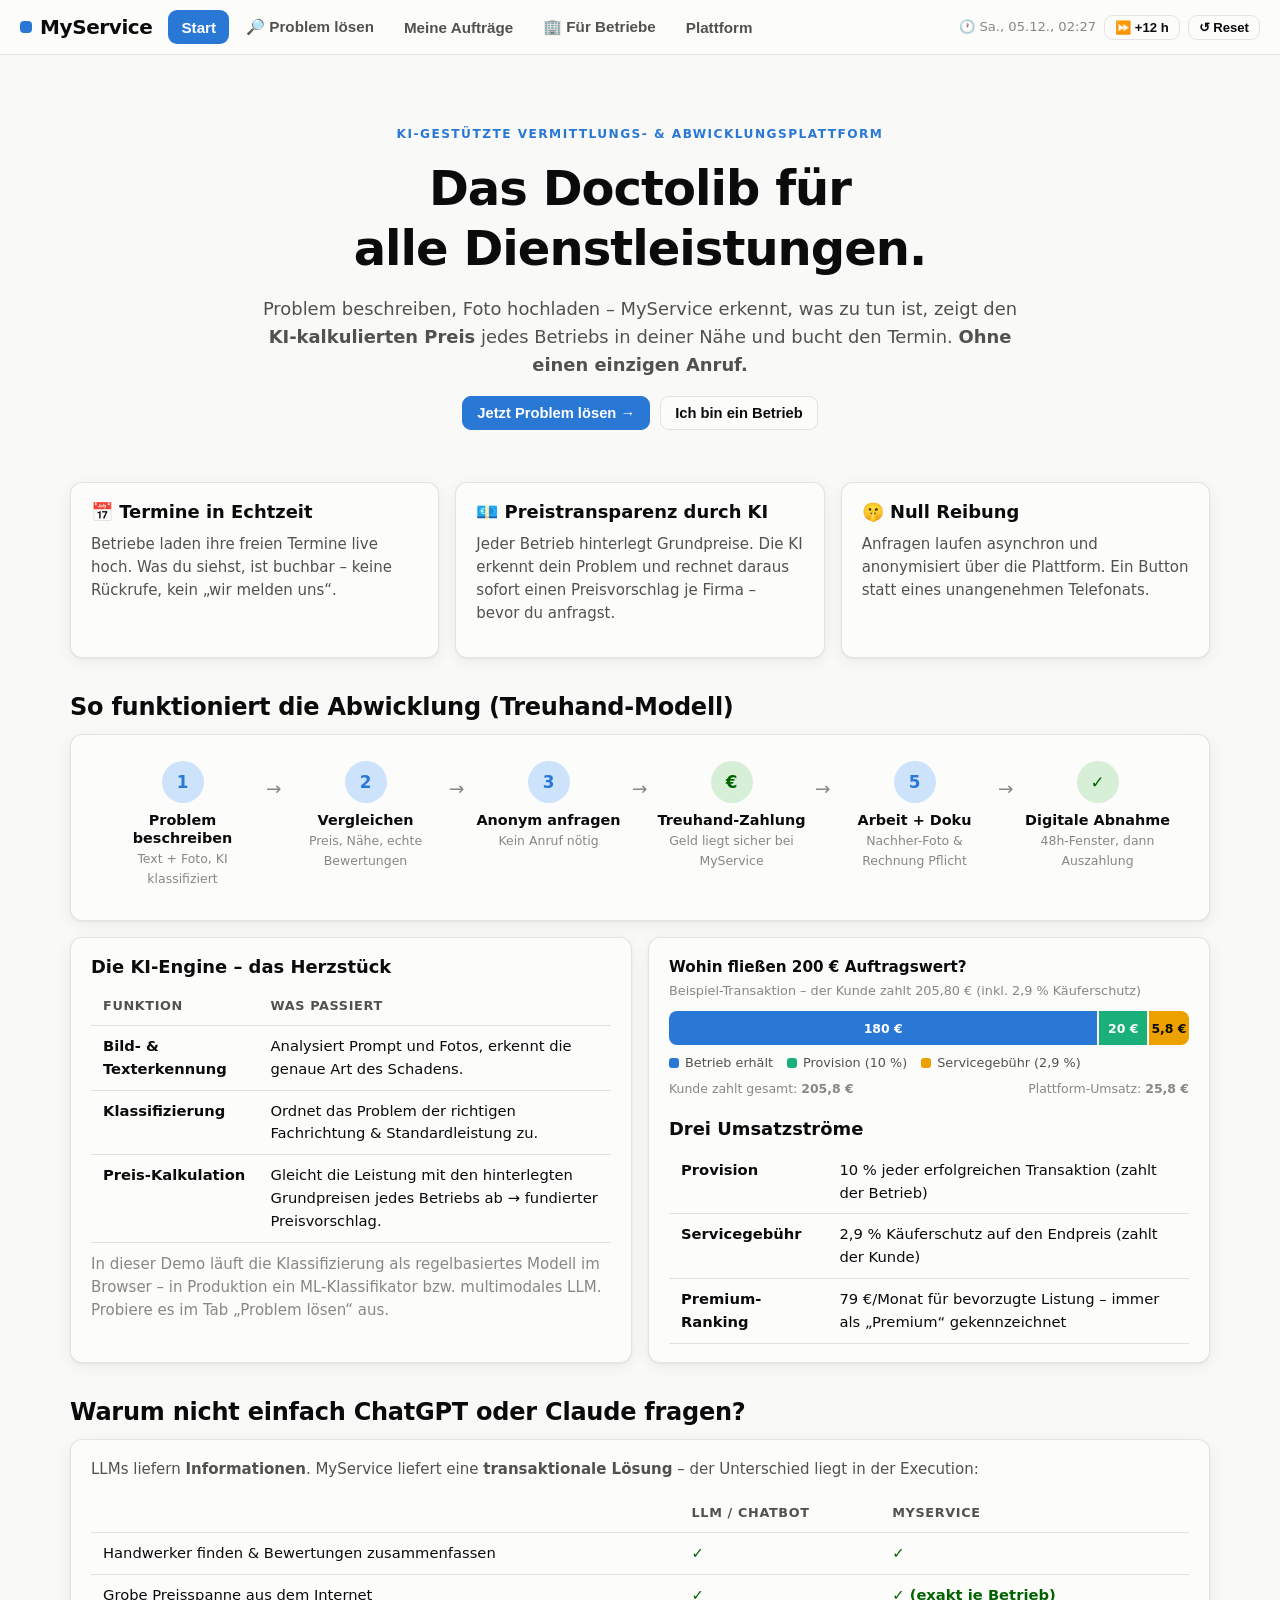
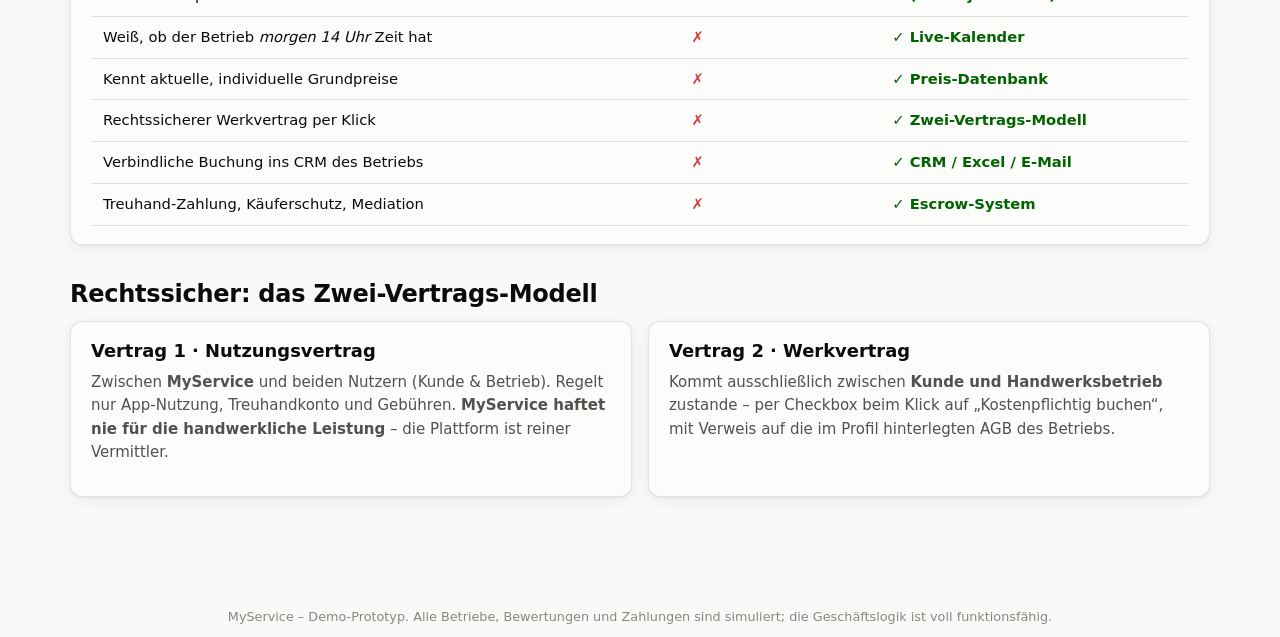
<file: myservice/index.html>
<!DOCTYPE html>
<html lang="de">
<head>
<meta charset="UTF-8" />
<meta name="viewport" content="width=device-width, initial-scale=1.0" />
<title>MyService – Das Doctolib für Dienstleistungen</title>
<link rel="stylesheet" href="styles.css" />
</head>
<body>

<header class="topbar">
  <div class="logo"><span class="dot"></span> MyService</div>
  <nav class="tabs" id="mainTabs">
    <button data-view="start" class="active">Start</button>
    <button data-view="kunde">🔎 Problem lösen</button>
    <button data-view="auftraege">Meine Aufträge <span class="cnt" id="cntOrders" hidden></span></button>
    <button data-view="betrieb">🏢 Für Betriebe <span class="cnt" id="cntAnfragen" hidden></span></button>
    <button data-view="plattform">Plattform <span class="cnt" id="cntMediation" hidden></span></button>
  </nav>
  <div class="demo-controls">
    <span id="clock"></span>
    <button class="btn small" id="btnFastForward" title="Simulierte Zeit – für das 48h-Freigabefenster">⏩ +12 h</button>
    <button class="btn small ghost" id="btnReset" title="Demo-Daten zurücksetzen">↺ Reset</button>
  </div>
</header>

<main>
  <!-- ============ START / VISION ============ -->
  <section class="view active" id="view-start">
    <div class="hero">
      <div class="eyebrow">KI-gestützte Vermittlungs- &amp; Abwicklungsplattform</div>
      <h1>Das Doctolib für<br />alle Dienstleistungen.</h1>
      <p class="lead">Problem beschreiben, Foto hochladen – MyService erkennt, was zu tun ist,
        zeigt den <b>KI-kalkulierten Preis</b> jedes Betriebs in deiner Nähe und bucht den Termin.
        <b>Ohne einen einzigen Anruf.</b></p>
      <div class="row" style="justify-content:center; margin-top:18px;">
        <button class="btn primary" data-goto="kunde">Jetzt Problem lösen →</button>
        <button class="btn" data-goto="betrieb">Ich bin ein Betrieb</button>
      </div>
    </div>

    <div class="grid c3" style="margin-top:26px;">
      <div class="card"><h3>📅 Termine in Echtzeit</h3><p class="sub">Betriebe laden ihre freien Termine live hoch. Was du siehst, ist buchbar – keine Rückrufe, kein „wir melden uns“.</p></div>
      <div class="card"><h3>💶 Preistransparenz durch KI</h3><p class="sub">Jeder Betrieb hinterlegt Grundpreise. Die KI erkennt dein Problem und rechnet daraus sofort einen Preisvorschlag je Firma – bevor du anfragst.</p></div>
      <div class="card"><h3>🤫 Null Reibung</h3><p class="sub">Anfragen laufen asynchron und anonymisiert über die Plattform. Ein Button statt eines unangenehmen Telefonats.</p></div>
    </div>

    <h2 class="section-title">So funktioniert die Abwicklung (Treuhand-Modell)</h2>
    <div class="card">
      <div class="flow">
        <div class="step"><div class="num">1</div><h4>Problem beschreiben</h4><p>Text + Foto, KI klassifiziert</p></div>
        <div class="step"><div class="num">2</div><h4>Vergleichen</h4><p>Preis, Nähe, echte Bewertungen</p></div>
        <div class="step"><div class="num">3</div><h4>Anonym anfragen</h4><p>Kein Anruf nötig</p></div>
        <div class="step money"><div class="num">€</div><h4>Treuhand-Zahlung</h4><p>Geld liegt sicher bei MyService</p></div>
        <div class="step"><div class="num">5</div><h4>Arbeit + Doku</h4><p>Nachher-Foto &amp; Rechnung Pflicht</p></div>
        <div class="step money"><div class="num">✓</div><h4>Digitale Abnahme</h4><p>48h-Fenster, dann Auszahlung</p></div>
      </div>
    </div>

    <div class="grid c2" style="margin-top:16px;">
      <div class="card">
        <h3>Die KI-Engine – das Herzstück</h3>
        <table class="cmp">
          <tr><th>Funktion</th><th>Was passiert</th></tr>
          <tr><td><b>Bild- &amp; Texterkennung</b></td><td>Analysiert Prompt und Fotos, erkennt die genaue Art des Schadens.</td></tr>
          <tr><td><b>Klassifizierung</b></td><td>Ordnet das Problem der richtigen Fachrichtung &amp; Standardleistung zu.</td></tr>
          <tr><td><b>Preis-Kalkulation</b></td><td>Gleicht die Leistung mit den hinterlegten Grundpreisen jedes Betriebs ab → fundierter Preisvorschlag.</td></tr>
        </table>
        <p class="muted" style="margin-top:10px;">In dieser Demo läuft die Klassifizierung als regelbasiertes Modell im Browser – in Produktion ein ML-Klassifikator bzw. multimodales LLM. Probiere es im Tab „Problem lösen“ aus.</p>
      </div>
      <div class="card viz-root">
        <div class="viz-title">Wohin fließen 200 € Auftragswert?</div>
        <div class="viz-sub">Beispiel-Transaktion – der Kunde zahlt 205,80 € (inkl. 2,9 % Käuferschutz)</div>
        <div id="feeSplitViz"></div>
        <h3 style="margin-top:20px;">Drei Umsatzströme</h3>
        <table class="cmp">
          <tr><td><b>Provision</b></td><td>10 % jeder erfolgreichen Transaktion (zahlt der Betrieb)</td></tr>
          <tr><td><b>Servicegebühr</b></td><td>2,9 % Käuferschutz auf den Endpreis (zahlt der Kunde)</td></tr>
          <tr><td><b>Premium-Ranking</b></td><td>79 €/Monat für bevorzugte Listung – immer als „Premium“ gekennzeichnet</td></tr>
        </table>
      </div>
    </div>

    <h2 class="section-title">Warum nicht einfach ChatGPT oder Claude fragen?</h2>
    <div class="card">
      <p class="sub">LLMs liefern <b>Informationen</b>. MyService liefert eine <b>transaktionale Lösung</b> – der Unterschied liegt in der Execution:</p>
      <table class="cmp">
        <tr><th></th><th>LLM / Chatbot</th><th>MyService</th></tr>
        <tr><td>Handwerker finden &amp; Bewertungen zusammenfassen</td><td class="yes">✓</td><td class="yes">✓</td></tr>
        <tr><td>Grobe Preisspanne aus dem Internet</td><td class="yes">✓</td><td class="yes">✓ (exakt je Betrieb)</td></tr>
        <tr><td>Weiß, ob der Betrieb <i>morgen 14 Uhr</i> Zeit hat</td><td class="no">✗</td><td class="yes">✓ Live-Kalender</td></tr>
        <tr><td>Kennt aktuelle, individuelle Grundpreise</td><td class="no">✗</td><td class="yes">✓ Preis-Datenbank</td></tr>
        <tr><td>Rechtssicherer Werkvertrag per Klick</td><td class="no">✗</td><td class="yes">✓ Zwei-Vertrags-Modell</td></tr>
        <tr><td>Verbindliche Buchung ins CRM des Betriebs</td><td class="no">✗</td><td class="yes">✓ CRM / Excel / E-Mail</td></tr>
        <tr><td>Treuhand-Zahlung, Käuferschutz, Mediation</td><td class="no">✗</td><td class="yes">✓ Escrow-System</td></tr>
      </table>
    </div>

    <h2 class="section-title">Rechtssicher: das Zwei-Vertrags-Modell</h2>
    <div class="grid c2">
      <div class="card">
        <h3>Vertrag 1 · Nutzungsvertrag</h3>
        <p class="sub">Zwischen <b>MyService</b> und beiden Nutzern (Kunde &amp; Betrieb). Regelt nur App-Nutzung, Treuhandkonto und Gebühren. <b>MyService haftet nie für die handwerkliche Leistung</b> – die Plattform ist reiner Vermittler.</p>
      </div>
      <div class="card">
        <h3>Vertrag 2 · Werkvertrag</h3>
        <p class="sub">Kommt ausschließlich zwischen <b>Kunde und Handwerksbetrieb</b> zustande – per Checkbox beim Klick auf „Kostenpflichtig buchen“, mit Verweis auf die im Profil hinterlegten AGB des Betriebs.</p>
      </div>
    </div>
  </section>

  <!-- ============ KUNDE ============ -->
  <section class="view" id="view-kunde">
    <h2>Problem lösen – in 3 Schritten</h2>
    <div class="wizard-steps" id="wizardSteps"></div>
    <div id="kundeStep1"></div>
    <div id="kundeStep2"></div>
    <div id="kundeStep3"></div>
  </section>

  <!-- ============ MEINE AUFTRÄGE ============ -->
  <section class="view" id="view-auftraege">
    <div class="row spread">
      <h2 style="margin:0;">Meine Aufträge</h2>
      <span class="muted">Treuhand-Status, Chat und Freigabe – alles an einem Ort</span>
    </div>
    <div id="ordersList" class="stack" style="margin-top:16px;"></div>
  </section>

  <!-- ============ BETRIEB ============ -->
  <section class="view" id="view-betrieb">
    <div class="row spread">
      <h2 style="margin:0;">Digitales Büro</h2>
      <div class="row">
        <span class="muted">Angemeldet als:</span>
        <select id="betriebSelect" style="width:auto;"></select>
      </div>
    </div>
    <div id="betriebStats" class="grid c4" style="margin:16px 0;"></div>
    <div class="subtabs" id="betriebTabs">
      <button data-bt="anfragen" class="active">📥 Anfragen</button>
      <button data-bt="auftraege">🔨 Aufträge</button>
      <button data-bt="kalender">📅 Kalender</button>
      <button data-bt="preise">💶 Preise &amp; Profil</button>
      <button data-bt="schnittstellen">🔌 Schnittstellen</button>
      <button data-bt="statistik">📊 Statistik</button>
    </div>
    <div id="betriebContent"></div>
  </section>

  <!-- ============ PLATTFORM ============ -->
  <section class="view" id="view-plattform">
    <div class="row spread">
      <h2 style="margin:0;">Plattform-Cockpit</h2>
      <span class="muted">Treuhand-Ledger, Umsatzströme &amp; Mediation (Betreiber-Sicht)</span>
    </div>
    <div id="plattformStats" class="grid c4" style="margin:16px 0;"></div>
    <div class="grid c2">
      <div class="card viz-root">
        <div class="viz-title">Plattform-Umsatz nach Strom</div>
        <div class="viz-sub">Live aus dem Ledger dieser Demo-Sitzung</div>
        <div id="umsatzViz"></div>
      </div>
      <div class="card">
        <h3>⚖️ Offene Mediationen</h3>
        <p class="muted">Eskalierte Konflikte: Beweise beider Parteien prüfen und nach Plattform-Richtlinien entscheiden.</p>
        <div id="mediationList" class="stack"></div>
      </div>
    </div>
    <h3 class="section-title">Treuhand-Ledger (alle Geldflüsse)</h3>
    <div class="card" style="overflow-x:auto;">
      <table class="ledger" id="ledgerTable"></table>
    </div>
  </section>
</main>

<footer class="site">MyService – Demo-Prototyp. Alle Betriebe, Bewertungen und Zahlungen sind simuliert; die Geschäftslogik ist voll funktionsfähig.</footer>

<div class="modal-backdrop" id="modalBackdrop"><div class="modal" id="modalBox"></div></div>
<div id="toasts"></div>
<div class="viz-tip" id="vizTip"></div>

<script src="data.js"></script>
<script src="engine.js"></script>
<script src="app.js"></script>
</body>
</html>
</file>
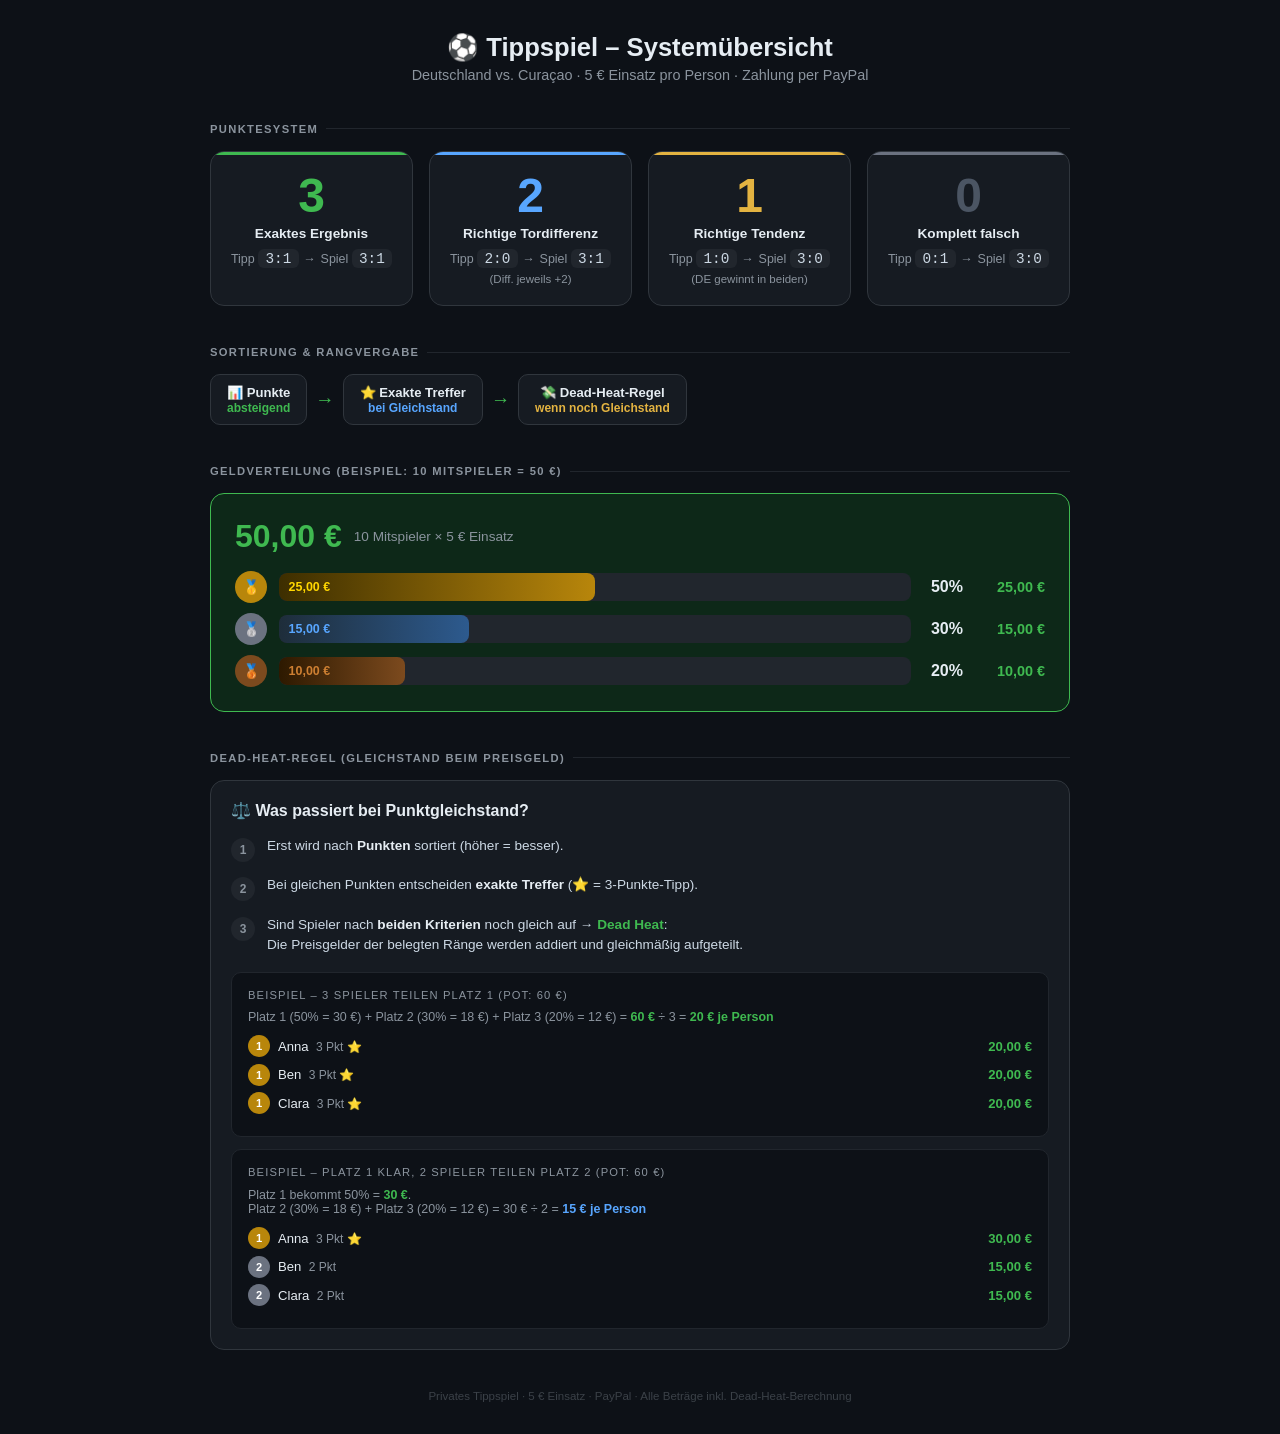
<file: tippspiel/erklaerung.html>
<!DOCTYPE html>
<html lang="de">
<head>
<meta charset="UTF-8">
<meta name="viewport" content="width=device-width, initial-scale=1">
<title>Tippspiel Erklärung</title>
<style>
  * { box-sizing: border-box; margin: 0; padding: 0; }
  body { background: #0d1117; color: #e6edf3; font-family: 'Segoe UI', sans-serif; padding: 2rem 1rem; }
  h1 { text-align: center; font-size: 1.6rem; margin-bottom: .3rem; }
  .sub { text-align: center; color: #8b949e; font-size: .9rem; margin-bottom: 2.5rem; }
  .container { max-width: 860px; margin: 0 auto; }

  /* SECTION */
  .section { margin-bottom: 2.5rem; }
  .section-title {
    font-size: .7rem; text-transform: uppercase; letter-spacing: .12em;
    color: #8b949e; font-weight: 700; margin-bottom: 1rem;
    display: flex; align-items: center; gap: .5rem;
  }
  .section-title::after { content:''; flex:1; height:1px; background:#21262d; }

  /* PUNKTE-KARTEN */
  .points-grid { display: grid; grid-template-columns: repeat(auto-fit,minmax(180px,1fr)); gap: 1rem; }
  .point-card {
    background: #161b22; border: 1px solid #30363d; border-radius: 14px;
    padding: 1.25rem 1rem; text-align: center; position: relative; overflow: hidden;
  }
  .point-card::before {
    content: ''; position: absolute; top: 0; left: 0; right: 0; height: 3px;
  }
  .card-3::before { background: #3fb950; }
  .card-2::before { background: #58a6ff; }
  .card-1::before { background: #e3b341; }
  .card-0::before { background: #6b7280; }

  .pts-big { font-size: 3rem; font-weight: 900; line-height: 1; margin-bottom: .4rem; }
  .card-3 .pts-big { color: #3fb950; }
  .card-2 .pts-big { color: #58a6ff; }
  .card-1 .pts-big { color: #e3b341; }
  .card-0 .pts-big { color: #4b5563; }

  .pts-label { font-size: .85rem; font-weight: 700; margin-bottom: .5rem; }
  .pts-example { font-size: .78rem; color: #8b949e; }
  .score-pill {
    display: inline-block; background: #21262d; border-radius: 6px;
    padding: .1rem .45rem; font-family: monospace; font-size: .9rem; color: #cdd9e5;
  }
  .arrow { color: #8b949e; margin: 0 .3rem; }

  /* GELDVERTEILUNG */
  .pot-visual { background: #0d2818; border: 1px solid #3fb950; border-radius: 14px; padding: 1.5rem; margin-bottom: 1rem; }
  .pot-example { display: flex; align-items: center; gap: .75rem; margin-bottom: 1rem; flex-wrap: wrap; }
  .pot-num { font-size: 2rem; font-weight: 900; color: #3fb950; }
  .pot-desc { color: #8b949e; font-size: .85rem; }

  .dist-bars { display: flex; flex-direction: column; gap: .6rem; }
  .dist-row { display: flex; align-items: center; gap: .75rem; }
  .dist-rank {
    width: 32px; height: 32px; border-radius: 50%;
    display: flex; align-items: center; justify-content: center;
    font-weight: 800; font-size: .85rem; flex-shrink: 0;
  }
  .dist-rank-1 { background: #b8860b; color: #fff; }
  .dist-rank-2 { background: #6b7280; color: #fff; }
  .dist-rank-3 { background: #7c4a1e; color: #fff; }
  .dist-bar-wrap { flex: 1; background: #21262d; border-radius: 8px; height: 28px; overflow: hidden; }
  .dist-bar { height: 100%; border-radius: 8px; display: flex; align-items: center; padding-left: .6rem; font-size: .78rem; font-weight: 700; white-space: nowrap; }
  .bar-1 { background: linear-gradient(90deg,#3d2e00,#b8860b); color: #ffd700; width: 50%; }
  .bar-2 { background: linear-gradient(90deg,#1e2d3a,#2d5a8e); color: #58a6ff; width: 30%; }
  .bar-3 { background: linear-gradient(90deg,#2d1900,#7c4a1e); color: #cd7f32; width: 20%; }
  .dist-pct { font-weight: 800; font-size: 1rem; width: 40px; text-align: right; color: #e6edf3; }
  .dist-euro { font-weight: 700; font-size: .9rem; color: #3fb950; width: 70px; text-align: right; }

  /* GLEICHSTAND */
  .tie-box { background: #161b22; border: 1px solid #30363d; border-radius: 14px; padding: 1.25rem; }
  .tie-title { font-weight: 700; margin-bottom: 1rem; display: flex; align-items: center; gap: .5rem; }
  .tie-step { display: flex; gap: .75rem; margin-bottom: .85rem; align-items: flex-start; }
  .step-num {
    width: 24px; height: 24px; border-radius: 50%; background: #21262d;
    color: #8b949e; display: flex; align-items: center; justify-content: center;
    font-size: .75rem; font-weight: 700; flex-shrink: 0; margin-top: 2px;
  }
  .step-text { font-size: .85rem; line-height: 1.5; color: #cdd9e5; }
  .step-text strong { color: #e6edf3; }
  .hl-green { color: #3fb950; font-weight: 700; }
  .hl-blue  { color: #58a6ff; font-weight: 700; }

  .example-box {
    background: #0d1117; border: 1px solid #21262d; border-radius: 10px;
    padding: 1rem; margin-top: 1rem; font-size: .82rem;
  }
  .example-box .ex-title { color: #8b949e; font-size: .7rem; text-transform: uppercase; letter-spacing: .1em; margin-bottom: .6rem; }
  .ex-row { display: flex; align-items: center; gap: .5rem; margin-bottom: .4rem; }
  .ex-badge {
    width: 22px; height: 22px; border-radius: 50%; font-size: .7rem; font-weight: 800;
    display: flex; align-items: center; justify-content: center;
  }
  .ex-1 { background: #b8860b; color: #fff; }
  .ex-2 { background: #6b7280; color: #fff; }
  .ex-3 { background: #7c4a1e; color: #fff; }
  .ex-name { flex: 1; }
  .ex-euro { font-weight: 700; color: #3fb950; }

  /* SORT */
  .sort-flow { display: flex; align-items: center; gap: .5rem; flex-wrap: wrap; }
  .sort-step {
    background: #161b22; border: 1px solid #30363d; border-radius: 10px;
    padding: .6rem 1rem; font-size: .82rem; font-weight: 600; text-align: center;
  }
  .sort-arrow { color: #3fb950; font-size: 1.2rem; }

  /* FOOTER */
  .footer { text-align: center; color: #3b4148; font-size: .72rem; margin-top: 2rem; }
</style>
</head>
<body>
<div class="container">

  <h1>⚽ Tippspiel – Systemübersicht</h1>
  <p class="sub">Deutschland vs. Curaçao · 5 € Einsatz pro Person · Zahlung per PayPal</p>

  <!-- PUNKTESYSTEM -->
  <div class="section">
    <div class="section-title">Punktesystem</div>
    <div class="points-grid">
      <div class="point-card card-3">
        <div class="pts-big">3</div>
        <div class="pts-label">Exaktes Ergebnis</div>
        <div class="pts-example">
          Tipp <span class="score-pill">3:1</span><span class="arrow">→</span>Spiel <span class="score-pill">3:1</span>
        </div>
      </div>
      <div class="point-card card-2">
        <div class="pts-big">2</div>
        <div class="pts-label">Richtige Tordifferenz</div>
        <div class="pts-example">
          Tipp <span class="score-pill">2:0</span><span class="arrow">→</span>Spiel <span class="score-pill">3:1</span>
          <div style="margin-top:.3rem;font-size:.72rem">(Diff. jeweils +2)</div>
        </div>
      </div>
      <div class="point-card card-1">
        <div class="pts-big">1</div>
        <div class="pts-label">Richtige Tendenz</div>
        <div class="pts-example">
          Tipp <span class="score-pill">1:0</span><span class="arrow">→</span>Spiel <span class="score-pill">3:0</span>
          <div style="margin-top:.3rem;font-size:.72rem">(DE gewinnt in beiden)</div>
        </div>
      </div>
      <div class="point-card card-0">
        <div class="pts-big">0</div>
        <div class="pts-label">Komplett falsch</div>
        <div class="pts-example">
          Tipp <span class="score-pill">0:1</span><span class="arrow">→</span>Spiel <span class="score-pill">3:0</span>
        </div>
      </div>
    </div>
  </div>

  <!-- SORTIERUNG -->
  <div class="section">
    <div class="section-title">Sortierung & Rangvergabe</div>
    <div class="sort-flow">
      <div class="sort-step">📊 Punkte<br><span style="color:#3fb950;font-size:.75rem">absteigend</span></div>
      <div class="sort-arrow">→</div>
      <div class="sort-step">⭐ Exakte Treffer<br><span style="color:#58a6ff;font-size:.75rem">bei Gleichstand</span></div>
      <div class="sort-arrow">→</div>
      <div class="sort-step">💸 Dead-Heat-Regel<br><span style="color:#e3b341;font-size:.75rem">wenn noch Gleichstand</span></div>
    </div>
  </div>

  <!-- GELDVERTEILUNG -->
  <div class="section">
    <div class="section-title">Geldverteilung (Beispiel: 10 Mitspieler = 50 €)</div>
    <div class="pot-visual">
      <div class="pot-example">
        <div class="pot-num">50,00 €</div>
        <div class="pot-desc">10 Mitspieler × 5 € Einsatz</div>
      </div>
      <div class="dist-bars">
        <div class="dist-row">
          <div class="dist-rank dist-rank-1">🥇</div>
          <div class="dist-bar-wrap"><div class="dist-bar bar-1">25,00 €</div></div>
          <div class="dist-pct">50%</div>
          <div class="dist-euro">25,00 €</div>
        </div>
        <div class="dist-row">
          <div class="dist-rank dist-rank-2">🥈</div>
          <div class="dist-bar-wrap"><div class="dist-bar bar-2">15,00 €</div></div>
          <div class="dist-pct">30%</div>
          <div class="dist-euro">15,00 €</div>
        </div>
        <div class="dist-row">
          <div class="dist-rank dist-rank-3">🥉</div>
          <div class="dist-bar-wrap"><div class="dist-bar bar-3">10,00 €</div></div>
          <div class="dist-pct">20%</div>
          <div class="dist-euro">10,00 €</div>
        </div>
      </div>
    </div>
  </div>

  <!-- DEAD HEAT -->
  <div class="section">
    <div class="section-title">Dead-Heat-Regel (Gleichstand beim Preisgeld)</div>
    <div class="tie-box">
      <div class="tie-title">⚖️ Was passiert bei Punktgleichstand?</div>
      <div class="tie-step">
        <div class="step-num">1</div>
        <div class="step-text">Erst wird nach <strong>Punkten</strong> sortiert (höher = besser).</div>
      </div>
      <div class="tie-step">
        <div class="step-num">2</div>
        <div class="step-text">Bei gleichen Punkten entscheiden <strong>exakte Treffer</strong> (⭐ = 3-Punkte-Tipp).</div>
      </div>
      <div class="tie-step">
        <div class="step-num">3</div>
        <div class="step-text">Sind Spieler nach <strong>beiden Kriterien</strong> noch gleich auf → <span class="hl-green">Dead Heat</span>:<br>
        Die Preisgelder der belegten Ränge werden addiert und gleichmäßig aufgeteilt.</div>
      </div>

      <div class="example-box">
        <div class="ex-title">Beispiel – 3 Spieler teilen Platz 1 (Pot: 60 €)</div>
        <div style="color:#8b949e;font-size:.78rem;margin-bottom:.7rem">
          Platz 1 (50% = 30 €) + Platz 2 (30% = 18 €) + Platz 3 (20% = 12 €) = <span class="hl-green">60 €</span> ÷ 3 = <span class="hl-green">20 € je Person</span>
        </div>
        <div class="ex-row">
          <div class="ex-badge ex-1">1</div>
          <div class="ex-name">Anna &nbsp;<span style="color:#8b949e;font-size:.75rem">3 Pkt ⭐</span></div>
          <div class="ex-euro">20,00 €</div>
        </div>
        <div class="ex-row">
          <div class="ex-badge ex-1">1</div>
          <div class="ex-name">Ben &nbsp;<span style="color:#8b949e;font-size:.75rem">3 Pkt ⭐</span></div>
          <div class="ex-euro">20,00 €</div>
        </div>
        <div class="ex-row">
          <div class="ex-badge ex-1">1</div>
          <div class="ex-name">Clara &nbsp;<span style="color:#8b949e;font-size:.75rem">3 Pkt ⭐</span></div>
          <div class="ex-euro">20,00 €</div>
        </div>
      </div>

      <div class="example-box" style="margin-top:.75rem">
        <div class="ex-title">Beispiel – Platz 1 klar, 2 Spieler teilen Platz 2 (Pot: 60 €)</div>
        <div style="color:#8b949e;font-size:.78rem;margin-bottom:.7rem">
          Platz 1 bekommt 50% = <span class="hl-green">30 €</span>.<br>
          Platz 2 (30% = 18 €) + Platz 3 (20% = 12 €) = 30 € ÷ 2 = <span class="hl-blue">15 € je Person</span>
        </div>
        <div class="ex-row">
          <div class="ex-badge ex-1">1</div>
          <div class="ex-name">Anna &nbsp;<span style="color:#8b949e;font-size:.75rem">3 Pkt ⭐</span></div>
          <div class="ex-euro">30,00 €</div>
        </div>
        <div class="ex-row">
          <div class="ex-badge ex-2">2</div>
          <div class="ex-name">Ben &nbsp;<span style="color:#8b949e;font-size:.75rem">2 Pkt</span></div>
          <div class="ex-euro">15,00 €</div>
        </div>
        <div class="ex-row">
          <div class="ex-badge ex-2">2</div>
          <div class="ex-name">Clara &nbsp;<span style="color:#8b949e;font-size:.75rem">2 Pkt</span></div>
          <div class="ex-euro">15,00 €</div>
        </div>
      </div>
    </div>
  </div>

  <div class="footer">Privates Tippspiel · 5 € Einsatz · PayPal · Alle Beträge inkl. Dead-Heat-Berechnung</div>
</div>
</body>
</html>
</file>
<file: myservice/styles.css>
/* MyService – Design-Tokens auf Basis der validierten Referenz-Palette */
:root {
  --page: #f9f9f7;
  --surface: #fcfcfb;
  --ink: #0b0b0b;
  --ink-2: #52514e;
  --muted: #898781;
  --grid: #e1e0d9;
  --baseline: #c3c2b7;
  --border: rgba(11, 11, 11, 0.10);
  --s1: #2a78d6; --s2: #1baf7a; --s3: #eda100; --s4: #008300;
  --s5: #4a3aa7; --s6: #e34948; --s7: #e87ba4; --s8: #eb6834;
  --good: #0ca30c; --warn: #fab219; --serious: #ec835a; --critical: #d03b3b;
  --good-text: #006300;
  --brand: var(--s1);
  --brand-soft: #cde2fb;
  --radius: 12px;
  --shadow: 0 1px 2px rgba(11,11,11,.05), 0 4px 16px rgba(11,11,11,.06);
}
@media (prefers-color-scheme: dark) {
  :root {
    --page: #0d0d0d;
    --surface: #1a1a19;
    --ink: #ffffff;
    --ink-2: #c3c2b7;
    --muted: #898781;
    --grid: #2c2c2a;
    --baseline: #383835;
    --border: rgba(255, 255, 255, 0.10);
    --s1: #3987e5; --s2: #199e70; --s3: #c98500; --s4: #008300;
    --s5: #9085e9; --s6: #e66767; --s7: #d55181; --s8: #d95926;
    --good-text: #0ca30c;
    --brand-soft: #10325e;
    --shadow: none;
  }
}

* { box-sizing: border-box; }
html, body { margin: 0; padding: 0; }
body {
  font-family: system-ui, -apple-system, "Segoe UI", sans-serif;
  background: var(--page); color: var(--ink);
  font-size: 15px; line-height: 1.55;
}
h1, h2, h3, h4 { line-height: 1.25; margin: 0 0 .5em; }
h1 { font-size: 2.3rem; letter-spacing: -0.02em; }
h2 { font-size: 1.5rem; letter-spacing: -0.01em; }
h3 { font-size: 1.12rem; }
p { margin: 0 0 .9em; }
a { color: var(--brand); }
small, .muted { color: var(--muted); }
.sub { color: var(--ink-2); }

/* ---------- Header / Nav ---------- */
header.topbar {
  position: sticky; top: 0; z-index: 40;
  background: var(--surface); border-bottom: 1px solid var(--border);
  display: flex; align-items: center; gap: 16px; padding: 10px 20px; flex-wrap: wrap;
}
.logo { font-weight: 800; font-size: 1.25rem; letter-spacing: -0.02em; display: flex; align-items: center; gap: 8px; }
.logo .dot { width: 12px; height: 12px; border-radius: 4px; background: var(--brand); display: inline-block; }
nav.tabs { display: flex; gap: 4px; flex-wrap: wrap; }
nav.tabs button {
  border: none; background: transparent; color: var(--ink-2);
  padding: 8px 13px; border-radius: 9px; font-size: .95rem; cursor: pointer; font-weight: 600;
}
nav.tabs button:hover { background: var(--page); color: var(--ink); }
nav.tabs button.active { background: var(--brand); color: #fff; }
nav.tabs button .cnt {
  background: var(--critical); color: #fff; border-radius: 99px;
  font-size: .7rem; padding: 0 6px; margin-left: 5px; font-weight: 700;
}
.demo-controls { margin-left: auto; display: flex; gap: 8px; align-items: center; font-size: .82rem; color: var(--muted); flex-wrap: wrap; }

main { max-width: 1180px; margin: 0 auto; padding: 24px 20px 80px; }
.view { display: none; }
.view.active { display: block; }

/* ---------- Bausteine ---------- */
.card {
  background: var(--surface); border: 1px solid var(--border);
  border-radius: var(--radius); padding: 18px 20px; box-shadow: var(--shadow);
}
.grid { display: grid; gap: 16px; }
.grid.c2 { grid-template-columns: repeat(auto-fit, minmax(320px, 1fr)); }
.grid.c3 { grid-template-columns: repeat(auto-fit, minmax(250px, 1fr)); }
.grid.c4 { grid-template-columns: repeat(auto-fit, minmax(200px, 1fr)); }
.row { display: flex; gap: 10px; align-items: center; flex-wrap: wrap; }
.spread { justify-content: space-between; }
.stack > * + * { margin-top: 14px; }

button.btn {
  border: 1px solid var(--border); background: var(--surface); color: var(--ink);
  border-radius: 9px; padding: 8px 14px; font-size: .92rem; font-weight: 600; cursor: pointer;
}
button.btn:hover { border-color: var(--brand); }
button.btn.primary { background: var(--brand); border-color: var(--brand); color: #fff; }
button.btn.primary:hover { filter: brightness(1.08); }
button.btn.danger { background: var(--critical); border-color: var(--critical); color: #fff; }
button.btn.ghost { background: transparent; }
button.btn.small { padding: 4px 10px; font-size: .82rem; }
button.btn:disabled { opacity: .45; cursor: not-allowed; }

input[type=text], input[type=number], textarea, select {
  width: 100%; background: var(--surface); color: var(--ink);
  border: 1px solid var(--baseline); border-radius: 9px; padding: 9px 12px;
  font: inherit; font-size: .95rem;
}
textarea { min-height: 90px; resize: vertical; }
label.lbl { display: block; font-size: .82rem; font-weight: 700; color: var(--ink-2); margin: 10px 0 4px; }

.badge {
  display: inline-flex; align-items: center; gap: 5px;
  font-size: .74rem; font-weight: 700; border-radius: 99px; padding: 3px 10px;
  border: 1px solid var(--border); color: var(--ink-2); background: var(--page);
  white-space: nowrap;
}
.badge.b-blue { background: var(--brand-soft); color: var(--brand); border-color: transparent; }
.badge.b-good { background: color-mix(in srgb, var(--good) 14%, var(--surface)); color: var(--good-text); border-color: transparent; }
.badge.b-warn { background: color-mix(in srgb, var(--warn) 20%, var(--surface)); color: var(--ink); border-color: transparent; }
.badge.b-serious { background: color-mix(in srgb, var(--serious) 18%, var(--surface)); color: var(--ink); border-color: transparent; }
.badge.b-critical { background: color-mix(in srgb, var(--critical) 14%, var(--surface)); color: var(--critical); border-color: transparent; }
.badge.b-muted { opacity: .8; }
.badge.b-premium { background: var(--ink); color: var(--page); border-color: transparent; }

.chip {
  border: 1px solid var(--baseline); background: var(--surface); color: var(--ink);
  border-radius: 99px; padding: 7px 14px; cursor: pointer; font-size: .9rem; font-weight: 600;
}
.chip:hover { border-color: var(--brand); }
.chip.active { background: var(--brand); border-color: var(--brand); color: #fff; }
.chip.mini { padding: 3px 10px; font-size: .78rem; }

.kbd { background: var(--page); border: 1px solid var(--border); border-radius: 6px; padding: 1px 7px; font-size: .8rem; }

/* ---------- Hero (Start) ---------- */
.hero { padding: 46px 0 26px; text-align: center; max-width: 760px; margin: 0 auto; }
.hero .eyebrow { color: var(--brand); font-weight: 800; text-transform: uppercase; letter-spacing: .12em; font-size: .76rem; }
.hero h1 { font-size: clamp(2rem, 5vw, 3rem); margin: .3em 0 .35em; }
.hero p.lead { font-size: 1.12rem; color: var(--ink-2); }

/* Prozess-Diagramm */
.flow { display: flex; gap: 0; overflow-x: auto; padding: 8px 0 14px; }
.flow .step { min-width: 158px; flex: 1; position: relative; padding: 0 14px; text-align: center; }
.flow .step + .step::before {
  content: "→"; position: absolute; left: -8px; top: 14px; color: var(--muted); font-size: 1.15rem;
}
.flow .num {
  width: 42px; height: 42px; border-radius: 50%; margin: 0 auto 8px;
  display: flex; align-items: center; justify-content: center;
  background: var(--brand-soft); color: var(--brand); font-weight: 800; font-size: 1.05rem;
}
.flow .step.money .num { background: color-mix(in srgb, var(--good) 15%, var(--surface)); color: var(--good-text); }
.flow .step h4 { font-size: .9rem; margin-bottom: 2px; }
.flow .step p { font-size: .78rem; color: var(--muted); margin: 0; }

/* Vergleichstabelle */
table.cmp { width: 100%; border-collapse: collapse; font-size: .92rem; }
table.cmp th, table.cmp td { text-align: left; padding: 9px 12px; border-bottom: 1px solid var(--grid); vertical-align: top; }
table.cmp th { color: var(--ink-2); font-size: .8rem; text-transform: uppercase; letter-spacing: .05em; }
table.cmp td.yes { color: var(--good-text); font-weight: 700; }
table.cmp td.no { color: var(--critical); font-weight: 700; }

/* ---------- Stat-Tiles & Charts ---------- */
.tile { background: var(--surface); border: 1px solid var(--border); border-radius: var(--radius); padding: 14px 18px; }
.tile .t-label { font-size: .78rem; font-weight: 700; color: var(--muted); text-transform: uppercase; letter-spacing: .06em; }
.tile .t-value { font-size: 1.7rem; font-weight: 800; letter-spacing: -0.02em; margin-top: 2px; }
.tile .t-sub { font-size: .8rem; color: var(--ink-2); }

.viz-root { position: relative; }
.viz-title { font-size: .95rem; font-weight: 700; margin-bottom: 2px; }
.viz-sub { font-size: .8rem; color: var(--muted); margin-bottom: 10px; }
.legend { display: flex; gap: 14px; flex-wrap: wrap; font-size: .8rem; color: var(--ink-2); margin-top: 8px; }
.legend .li { display: flex; align-items: center; gap: 6px; }
.legend .sw { width: 10px; height: 10px; border-radius: 3px; }
.viz-tip {
  position: fixed; z-index: 90; pointer-events: none; display: none;
  background: var(--ink); color: var(--page); border-radius: 8px; padding: 6px 10px;
  font-size: .8rem; max-width: 260px;
}
.viz-tip b { display: block; }

/* Gestapelter Gebühren-Balken */
.feebar { display: flex; height: 34px; border-radius: 8px; overflow: hidden; gap: 2px; background: var(--page); }
.feebar .seg { display: flex; align-items: center; justify-content: center; color: #fff; font-size: .78rem; font-weight: 700; min-width: 40px; }
.feebar .seg.s-fee { color: var(--ink); }
.feelabels { display: flex; justify-content: space-between; font-size: .78rem; color: var(--muted); margin-top: 6px; }

/* ---------- Kunde: Wizard ---------- */
.wizard-steps { display: flex; gap: 8px; margin-bottom: 18px; flex-wrap: wrap; }
.wizard-steps .ws {
  font-size: .8rem; font-weight: 700; color: var(--muted);
  padding: 5px 12px; border-radius: 99px; border: 1px dashed var(--baseline);
}
.wizard-steps .ws.done { border-style: solid; color: var(--good-text); border-color: var(--good); }
.wizard-steps .ws.now { border-style: solid; background: var(--brand); border-color: var(--brand); color: #fff; }

.cat-grid { display: flex; gap: 8px; flex-wrap: wrap; }
.foto-row { display: flex; gap: 8px; flex-wrap: wrap; align-items: center; }
.foto-demo { border: 1px solid var(--baseline); border-radius: 10px; padding: 8px 12px; cursor: pointer; background: var(--surface); font-size: .85rem; }
.foto-demo.active { border-color: var(--brand); background: var(--brand-soft); }
.foto-preview { max-height: 90px; border-radius: 8px; border: 1px solid var(--border); }

.ki-result { border-left: 4px solid var(--brand); }
.confbar { height: 8px; border-radius: 4px; background: var(--grid); overflow: hidden; max-width: 260px; }
.confbar > div { height: 100%; border-radius: 4px; background: var(--brand); }

/* Karte */
.mapwrap { position: relative; }
.mapwrap svg { width: 100%; height: auto; border-radius: var(--radius); border: 1px solid var(--border); display: block; cursor: crosshair; }
.map-hint { font-size: .78rem; color: var(--muted); margin-top: 6px; }
.pin { cursor: pointer; }
.pin.highlight circle.body { stroke: var(--ink); stroke-width: 2.5; }

/* Anbieterkarte */
.provider { display: flex; flex-direction: column; gap: 8px; }
.provider.highlight { outline: 2px solid var(--brand); }
.provider .price { font-size: 1.3rem; font-weight: 800; letter-spacing: -0.02em; }
.stars { color: var(--s3); letter-spacing: 1px; font-size: .95rem; }
.reviews { border-top: 1px dashed var(--grid); padding-top: 8px; margin-top: 4px; }
.review { font-size: .84rem; padding: 6px 0; border-bottom: 1px solid var(--grid); }
.review:last-child { border-bottom: none; }
.slotrow { display: flex; gap: 6px; flex-wrap: wrap; }
.slot { border: 1px solid var(--baseline); border-radius: 8px; padding: 4px 9px; font-size: .8rem; cursor: pointer; background: var(--surface); }
.slot.active { background: var(--brand); color: #fff; border-color: var(--brand); }
.slot.belegt { opacity: .35; cursor: not-allowed; text-decoration: line-through; }

/* ---------- Aufträge ---------- */
.order-card { border-left: 4px solid var(--baseline); }
.order-card.st-good { border-left-color: var(--good); }
.order-card.st-warn { border-left-color: var(--warn); }
.order-card.st-serious { border-left-color: var(--serious); }
.order-card.st-critical { border-left-color: var(--critical); }
.order-card.st-blue { border-left-color: var(--brand); }

.pipeline { display: flex; gap: 4px; margin: 10px 0; flex-wrap: wrap; }
.pipeline .p {
  font-size: .68rem; font-weight: 700; padding: 3px 9px; border-radius: 99px;
  background: var(--page); color: var(--muted); border: 1px solid var(--grid);
}
.pipeline .p.done { background: color-mix(in srgb, var(--good) 13%, var(--surface)); color: var(--good-text); border-color: transparent; }
.pipeline .p.now { background: var(--brand); color: #fff; border-color: transparent; }
.pipeline .p.bad { background: color-mix(in srgb, var(--critical) 13%, var(--surface)); color: var(--critical); border-color: transparent; }

.escrowbox {
  display: flex; align-items: center; gap: 12px; border: 1px dashed var(--baseline);
  border-radius: 10px; padding: 10px 14px; background: var(--page); font-size: .88rem;
}
.escrowbox .amt { font-size: 1.25rem; font-weight: 800; }
.escrowbox.frozen { border-color: var(--critical); }
.countdown { font-variant-numeric: tabular-nums; font-weight: 700; }

.chatbox { border: 1px solid var(--grid); border-radius: 10px; max-height: 230px; overflow-y: auto; padding: 10px; background: var(--page); }
.msg { max-width: 85%; margin-bottom: 8px; padding: 7px 11px; border-radius: 10px; font-size: .86rem; }
.msg.kunde { background: var(--brand); color: #fff; margin-left: auto; }
.msg.betrieb { background: var(--surface); border: 1px solid var(--border); }
.msg.system { background: transparent; color: var(--muted); font-size: .76rem; text-align: center; max-width: 100%; padding: 2px; }
.msg.plattform { background: color-mix(in srgb, var(--s5) 14%, var(--surface)); border: 1px solid var(--border); }
.msg .who { font-size: .68rem; font-weight: 700; opacity: .75; display: block; }

/* Rechnung */
.invoice { border: 1px solid var(--baseline); border-radius: 10px; padding: 14px; background: var(--page); font-size: .9rem; }
.invoice table { width: 100%; border-collapse: collapse; }
.invoice td { padding: 4px 0; }
.invoice td:last-child { text-align: right; font-variant-numeric: tabular-nums; }
.invoice tr.total td { border-top: 2px solid var(--ink); font-weight: 800; padding-top: 6px; }
.sigimg { height: 44px; background: #fff; border: 1px solid var(--baseline); border-radius: 6px; }

/* Signatur-Pad */
.sigpad { border: 2px dashed var(--baseline); border-radius: 10px; background: #fff; touch-action: none; display: block; width: 100%; }
.sigpad.signed { border-style: solid; border-color: var(--good); }

/* ---------- Betriebe ---------- */
.subtabs { display: flex; gap: 6px; flex-wrap: wrap; margin-bottom: 16px; }
.subtabs button {
  border: 1px solid var(--border); background: var(--surface); color: var(--ink-2);
  border-radius: 99px; padding: 6px 14px; font-size: .86rem; font-weight: 700; cursor: pointer;
}
.subtabs button.active { background: var(--ink); color: var(--page); border-color: var(--ink); }
.pricetable { width: 100%; border-collapse: collapse; font-size: .92rem; }
.pricetable th, .pricetable td { text-align: left; padding: 8px 10px; border-bottom: 1px solid var(--grid); }
.pricetable input { max-width: 110px; }
.ledger { width: 100%; border-collapse: collapse; font-size: .84rem; }
.ledger th, .ledger td { text-align: left; padding: 6px 8px; border-bottom: 1px solid var(--grid); }
.ledger td.num { text-align: right; font-variant-numeric: tabular-nums; }

/* ---------- Modal & Toast ---------- */
.modal-backdrop {
  position: fixed; inset: 0; background: rgba(0,0,0,.45); z-index: 60;
  display: none; align-items: flex-start; justify-content: center; padding: 40px 16px; overflow-y: auto;
}
.modal-backdrop.open { display: flex; }
.modal { background: var(--surface); border-radius: 14px; max-width: 560px; width: 100%; padding: 22px 24px; box-shadow: 0 20px 60px rgba(0,0,0,.3); }
.modal h3 { margin-top: 0; }
.checkline { display: flex; gap: 10px; align-items: flex-start; font-size: .9rem; margin: 10px 0; }
.checkline input { margin-top: 3px; width: auto; }
.disclaimer {
  background: color-mix(in srgb, var(--warn) 16%, var(--surface));
  border: 1px solid color-mix(in srgb, var(--warn) 45%, var(--surface));
  border-radius: 10px; padding: 12px 14px; font-size: .88rem;
}

#toasts { position: fixed; bottom: 18px; right: 18px; z-index: 100; display: flex; flex-direction: column; gap: 8px; max-width: 360px; }
.toast {
  background: var(--ink); color: var(--page); padding: 11px 16px; border-radius: 10px;
  font-size: .88rem; box-shadow: var(--shadow); animation: pop .18s ease-out;
}
.toast.err { background: var(--critical); color: #fff; }
@keyframes pop { from { transform: translateY(8px); opacity: 0; } }

.section-title { margin: 34px 0 12px; }
.hr { border: none; border-top: 1px solid var(--grid); margin: 26px 0; }
footer.site { text-align: center; color: var(--muted); font-size: .8rem; padding: 30px 0 10px; }
</file>
